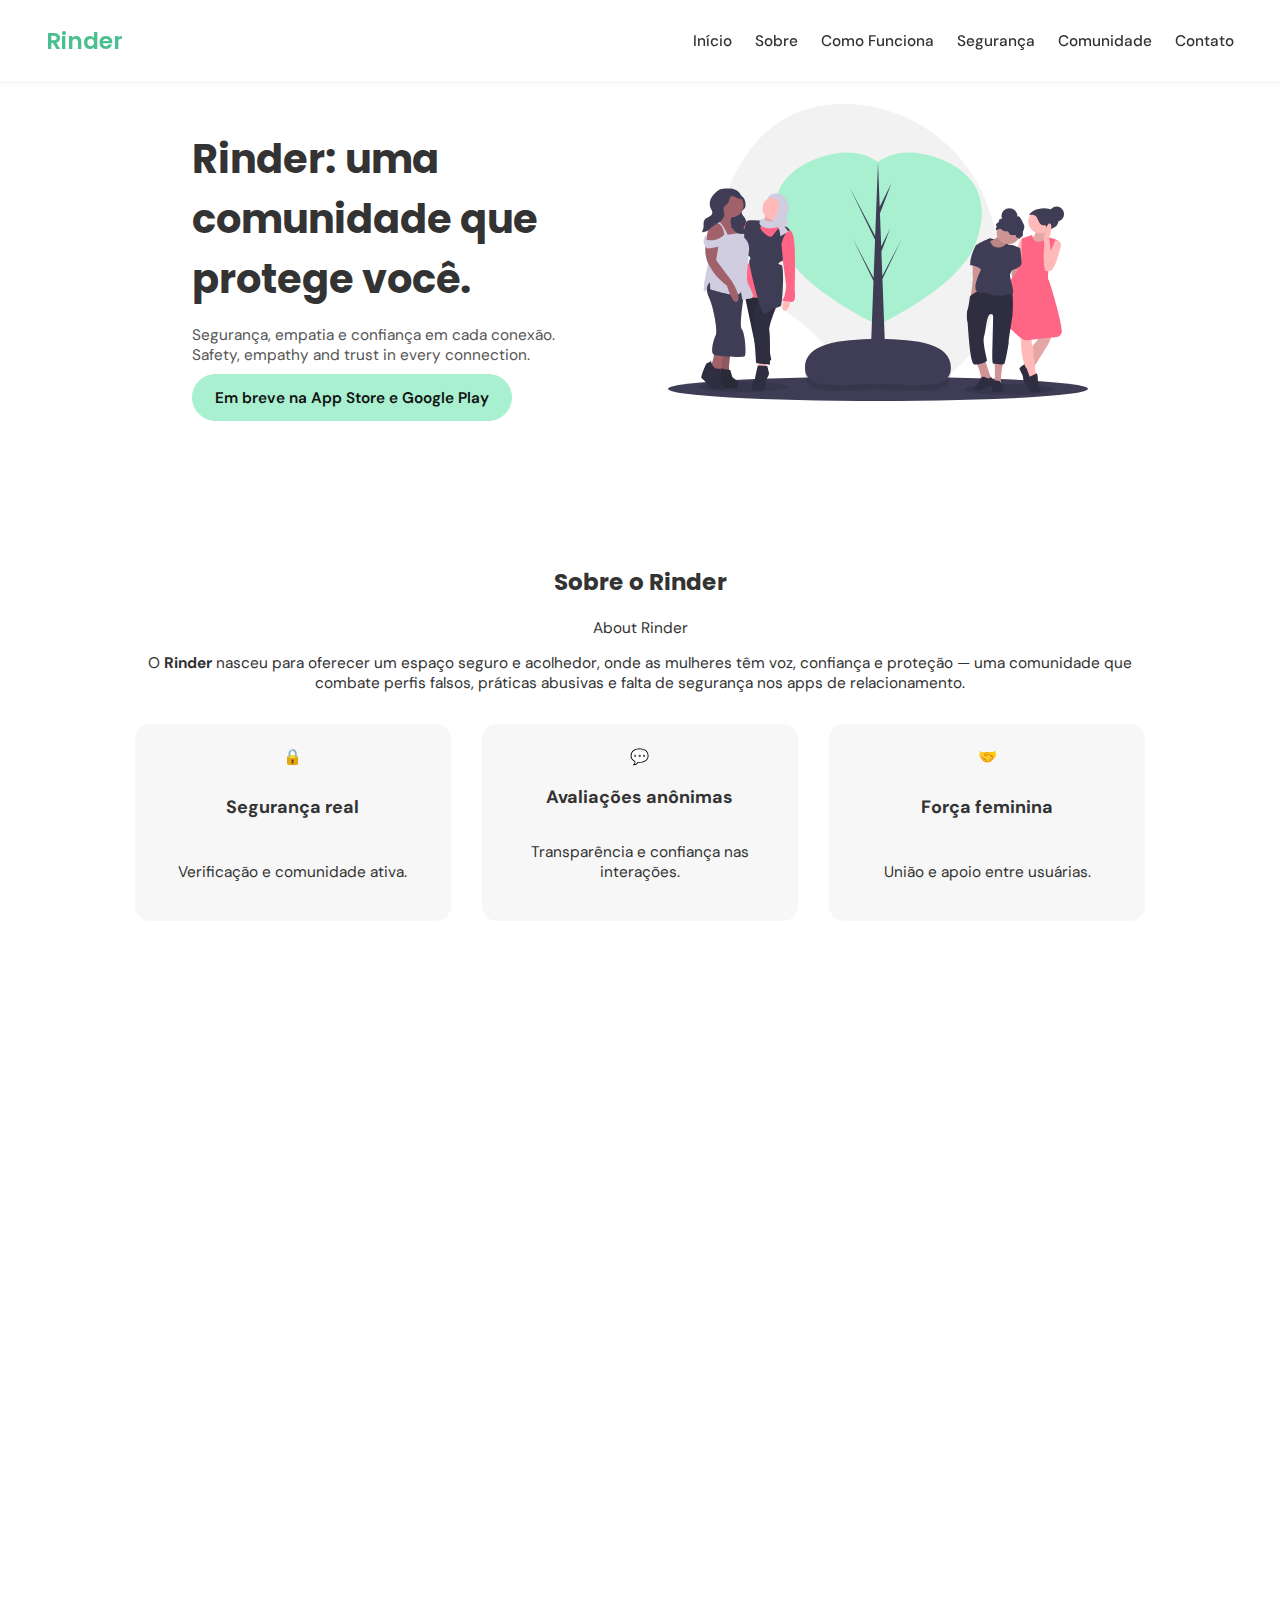
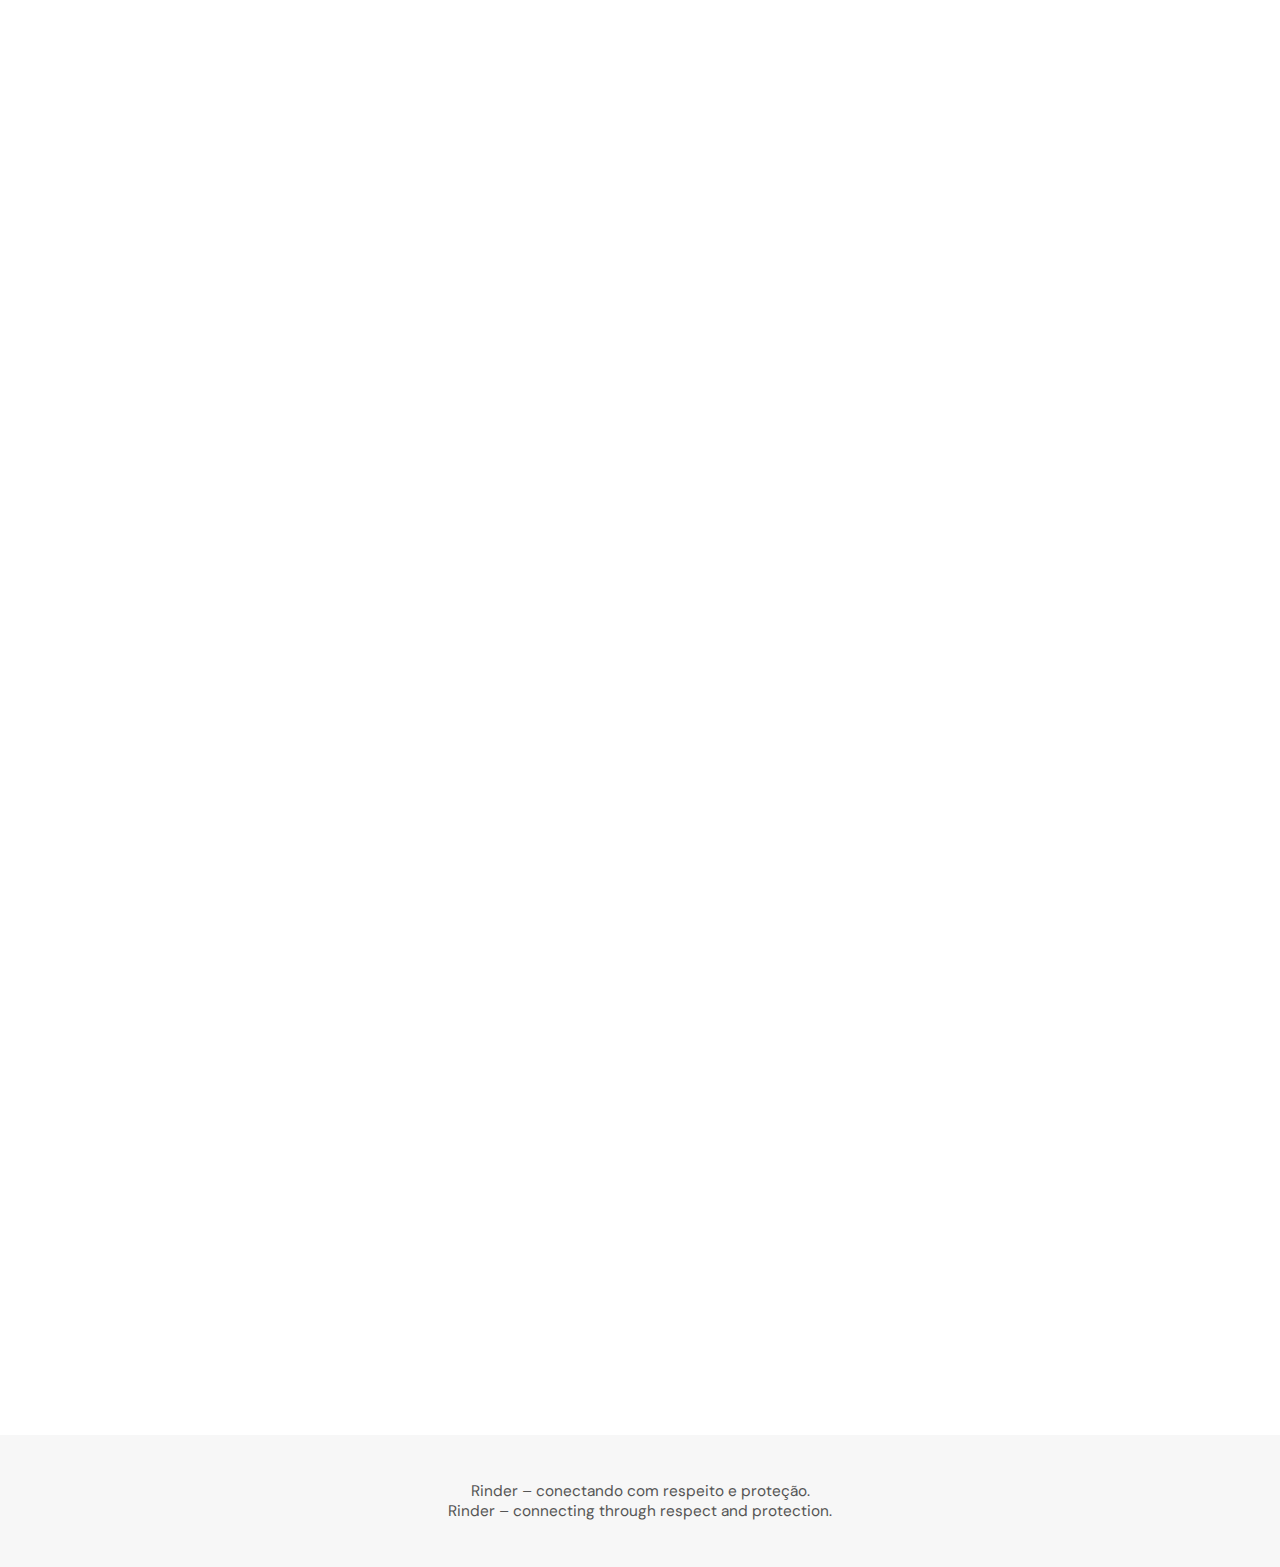
<file: index.html>
<!DOCTYPE html>
<html lang="pt-BR">
<head>
  <meta charset="UTF-8">
  <meta name="viewport" content="width=device-width, initial-scale=1.0">
  <title>Rinder – Comunidade que protege você</title>
  <link rel="stylesheet" href="style.css">
  <link href="https://fonts.googleapis.com/css2?family=Poppins:wght@400;600&family=DM+Sans:wght@400;500&display=swap" rel="stylesheet">
</head>
<body>

  <!-- Cabeçalho -->
  <header id="header">
    <div class="logo">Rinder</div>
    <nav id="nav">
      <ul class="nav-links">
        <li><a href="#inicio">Início</a></li>
        <li><a href="#sobre">Sobre</a></li>
        <li><a href="#como-funciona">Como Funciona</a></li>
        <li><a href="#seguranca">Segurança</a></li>
        <li><a href="#comunidade">Comunidade</a></li>
        <li><a href="#contato">Contato</a></li>
      </ul>
      <div class="menu-toggle" id="menu-toggle">☰</div>
    </nav>
  </header>

  <!-- Hero -->
  <section id="inicio" class="hero fade-in">
    <div class="hero-content">
      <h1>Rinder: uma comunidade que protege você.</h1>
      <p class="subtext">Segurança, empatia e confiança em cada conexão.<br>
      <span class="en">Safety, empathy and trust in every connection.</span></p>
      <a href="#" class="cta">Em breve na App Store e Google Play</a>
    </div>
    <div class="hero-image">
      <img src="img/women.svg" alt="Ilustração hero — comunidade">
      <!-- imagem hero ilustrativa local -->
    </div>
  </section>

  <!-- Sobre -->
  <section id="sobre" class="sobre fade-in">
    <h2>Sobre o Rinder</h2>
    <p class="en">About Rinder</p>
    <p>O <strong>Rinder</strong> nasceu para oferecer um espaço seguro e acolhedor, onde as mulheres têm voz, confiança e proteção — 
      uma comunidade que combate perfis falsos, práticas abusivas e falta de segurança nos apps de relacionamento.</p>

    <div class="features">
      <div class="feature">
        <span>🔒</span>
        <h3>Segurança real</h3>
        <p>Verificação e comunidade ativa.</p>
      </div>
      <div class="feature">
        <span>💬</span>
        <h3>Avaliações anônimas</h3>
        <p>Transparência e confiança nas interações.</p>
      </div>
      <div class="feature">
        <span>🤝</span>
        <h3>Força feminina</h3>
        <p>União e apoio entre usuárias.</p>
      </div>
    </div>
  </section>

  <!-- Como funciona -->
  <section id="como-funciona" class="como-funciona fade-in">
    <h2>Como funciona</h2>
    <p class="en">How it works</p>
    <div class="steps">
      <div class="step"><h3>1. Crie seu perfil</h3><p>Verifique sua identidade com segurança.</p></div>
      <div class="step"><h3>2. Participe da comunidade</h3><p>Compartilhe experiências e conexões seguras.</p></div>
      <div class="step"><h3>3. Avalie seus encontros</h3><p>Ajude outras mulheres a se protegerem.</p></div>
      <div class="step"><h3>4. Fortaleça o espaço seguro</h3><p>Contribua para uma rede confiável.</p></div>
    </div>
  </section>

  <!-- Segurança -->
  <section id="seguranca" class="seguranca fade-in">
    <div class="seguranca-content">
      <h2>Segurança em primeiro lugar</h2>
      <p class="en">Safety first</p>
      <p>A segurança está no centro do Rinder. Cada perfil é verificado, cada relato é ouvido, 
        e cada mulher faz parte de uma rede que se protege.</p>
      <ul>
        <li>✅ Verificação humana e digital</li>
        <li>🛡️ Avaliações anônimas protegidas</li>
        <li>💌 Suporte ativo 24h para denúncias</li>
      </ul>
    </div>
    <div class="seguranca-image">
      <img src="img/seguranca.svg" alt="Segurança digital">
      <!-- imagem ilustrativa local -->
    </div>
  </section>

  <!-- Comunidade -->
  <section id="comunidade" class="comunidade fade-in">
    <h2>Comunidade Rinder</h2>
    <p class="en">Rinder Community</p>
    <p>Mais do que um aplicativo, o Rinder é uma rede de apoio que conecta mulheres de todo o Brasil em um espaço 
      de respeito, empatia e confiança.</p>
  <img src="img/comunidade.svg" alt="Mulheres se apoiando">
  </section>

  <!-- Contato / Convite para o questionário -->
  <section id="contato" class="contato fade-in">
    <h2>Ajude-nos a desenvolver, sua opinião importa</h2>
    <p class="en">Help us build a better product</p>
    <p>Estamos coletando feedback rápido para melhorar o Rinder. Sua resposta leva menos de 2 minutos.</p>
  <a href="formulario.html" class="cta">Responder ao questionário</a>
    <div class="redes" style="margin-top:1rem;">
      <a href="#">Instagram</a> |
      <a href="#">TikTok</a> |
      <a href="#">X/Twitter</a>
    </div>
  </section>

  <!-- Rodapé -->
  <footer>
    <p>Rinder – conectando com respeito e proteção.<br>
    <span class="en">Rinder – connecting through respect and protection.</span></p>
  </footer>

  <script src="script.js"></script>
</body>
</html>
</file>
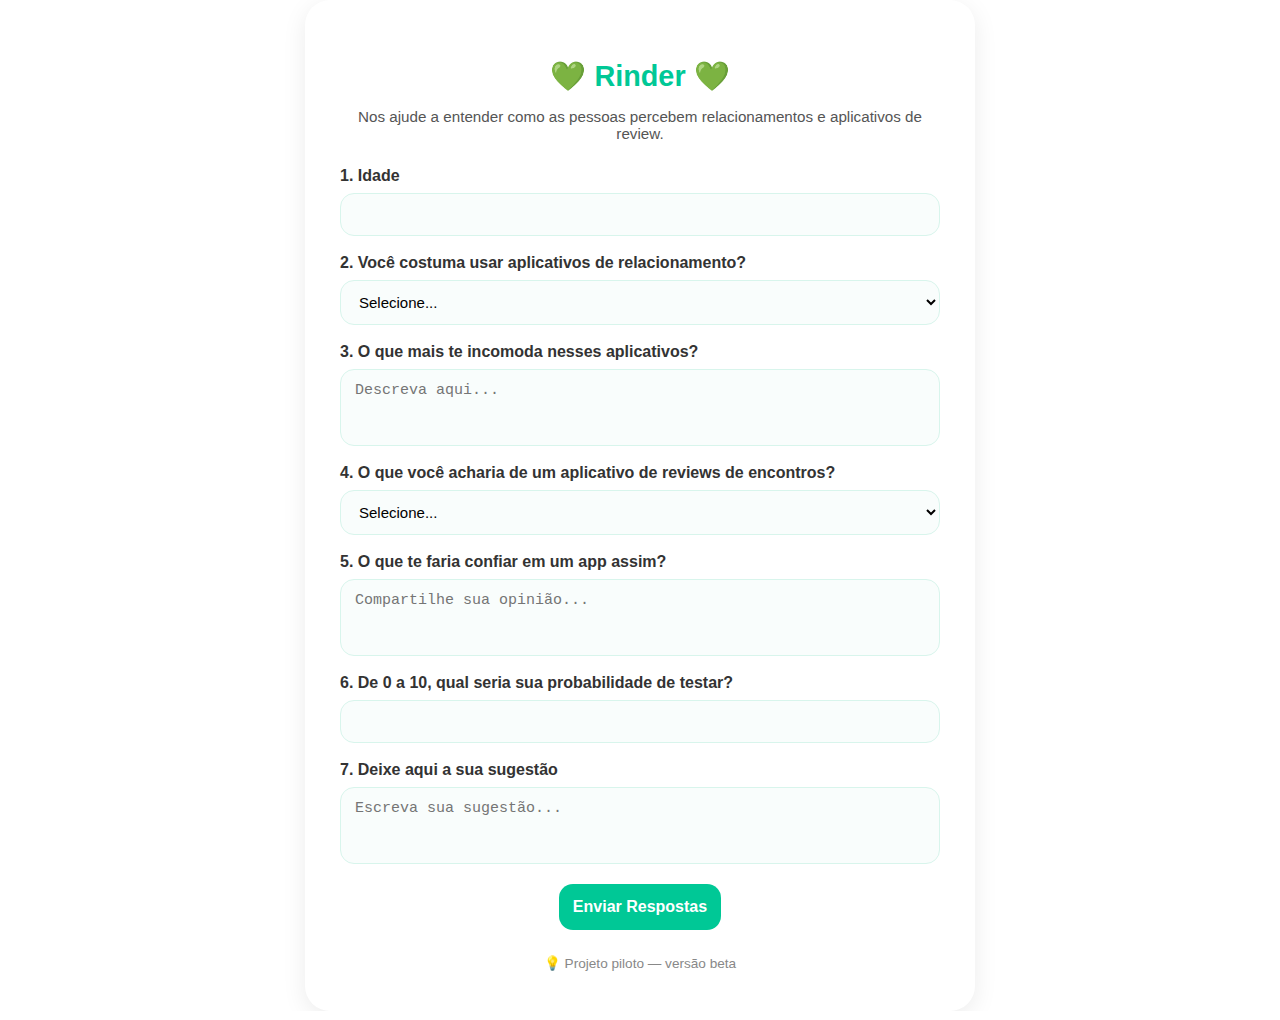
<file: formulario.html>
<!DOCTYPE html>
<html lang="pt-BR">
<head>
  <meta charset="UTF-8" />
  <meta name="viewport" content="width=device-width, initial-scale=1.0" />
  <title>Questionário de Compatibilidade</title>
  <link rel="stylesheet" href="formulario.css" />
</head>
<body>
  <main class="form-container">
    <h1>💚 Rinder 💚 </h1>
    <p class="subtitle">Nos ajude a entender como as pessoas percebem relacionamentos e aplicativos de review.</p>

    <form action="https://formspree.io/f/xyzbvdry" method="POST">
      <div class="form-group">
        <label for="idade">1. Idade</label>
        <input type="number" id="idade" name="idade" required />
      </div>

      <div class="form-group">
        <label for="uso">2. Você costuma usar aplicativos de relacionamento?</label>
        <select id="uso" name="uso-apps" required>
          <option value="">Selecione...</option>
          <option value="frequente">Sim, com frequência</option>
          <option value="as vezes">Às vezes</option>
          <option value="raro">Raramente</option>
          <option value="nunca">Nunca</option>
        </select>
      </div>

      <div class="form-group">
        <label for="incomoda">3. O que mais te incomoda nesses aplicativos?</label>
        <textarea id="incomoda" name="incomoda" rows="3" placeholder="Descreva aqui..."></textarea>
      </div>

      <div class="form-group">
        <label for="opiniao">4. O que você acharia de um aplicativo de reviews de encontros?</label>
        <select id="opiniao" name="opiniao" required>
          <option value="">Selecione...</option>
          <option value="interessante">Achei interessante</option>
          <option value="duvidas">Tenho dúvidas</option>
          <option value="nao gostei">Não gostei</option>
        </select>
      </div>

      <div class="form-group">
        <label for="confianca">5. O que te faria confiar em um app assim?</label>
        <textarea id="confianca" name="confianca" rows="3" placeholder="Compartilhe sua opinião..."></textarea>
      </div>

      <div class="form-group">
        <label for="nota">6. De 0 a 10, qual seria sua probabilidade de testar?</label>
        <input type="number" id="nota" name="nota" min="0" max="10" required />
      </div>

      <div class="form-group">
        <label for="sugestao">7. Deixe aqui a sua sugestão</label>
        <textarea id="sugestao" name="sugestao" rows="3" placeholder="Escreva sua sugestão..."></textarea>
      </div>

      <button type="submit">Enviar Respostas</button>
    </form>

    <footer>💡 Projeto piloto — versão beta</footer>
  </main>
</body>
</html>
</file>
<file: style.css>
body {
  margin: 0;
  font-family: 'DM Sans', sans-serif;
  color: #333;
  background-color: #FFFFFF;
  overflow-x: hidden;
}

/* Variáveis e box-sizing para consistência responsiva */
:root{
  --accent: #4CBF90;
  --accent-cta: #A8F0D0;
  --bg-section: #F7F7F7;
  --text-muted: #555;
  --content-max: 1100px;
}

*, *::before, *::after { box-sizing: border-box; }
html { font-size: clamp(14px, 1.2vw, 16px); }

/* Cabeçalho */
header {
  position: fixed;
  top: 0;
  width: 100%;
  background: #FFFFFF;
  display: flex;
  justify-content: space-between;
  align-items: center;
  padding: 1rem clamp(1rem, 4vw, 3rem);
  box-shadow: 0 2px 5px rgba(0,0,0,0.05);
  z-index: 10;
  transition: all 0.3s ease;
}

header.scrolled {
  background: rgba(255, 255, 255, 0.95);
  box-shadow: 0 3px 8px rgba(0,0,0,0.1);
}

.logo {
  font-family: 'Poppins', sans-serif;
  font-weight: 600;
  font-size: 1.5rem;
  color: #4CBF90;
}

nav {
  position: relative;
}

.nav-links {
  display: flex;
  gap: 1.5rem;
  list-style: none;
}

.nav-links a {
  text-decoration: none;
  color: #333;
  font-weight: 500;
}

.nav-links a:hover {
  color: #4CBF90;
}

.menu-toggle {
  display: none;
  font-size: 1.8rem;
  cursor: pointer;
}

/* Hero */
.hero {
  display: flex;
  flex-wrap: wrap;
  align-items: center;
  justify-content: center;
  padding: clamp(3.5rem, 8vw, 8rem) clamp(1.5rem, 4vw, 3rem) clamp(2.5rem, 6vw, 4rem);
  text-align: left;
}

.hero-content {
  flex: 1 1 320px;
  min-width: 260px;
  max-width: 640px;
}

.hero h1 {
  font-family: 'Poppins', sans-serif;
  font-size: clamp(1.6rem, 3.2vw, 2.6rem);
  margin-bottom: 1rem;
}

.subtext {
  margin-bottom: 1.5rem;
  color: var(--text-muted);
}

.hero-image img {
  width: 100%;
  max-width: 420px; /* slightly smaller to fit nicer on desktop */
}

/* Comunidade: imagem menor e centralizada */
#comunidade img {
  width: 100%;
  max-width: 360px;
  display: block;
  margin: 0.6rem auto 0;
}

/* Botões */
.cta, button {
  background-color: #A8F0D0;
  border: none;
  border-radius: 30px;
  padding: 0.9rem 1.5rem;
  font-weight: 600;
  cursor: pointer;
  text-decoration: none;
  color: #333;
  transition: 0.3s ease;
}

.cta:hover, button:hover {
  background-color: #98FF98;
}

/* Fade-in */
.fade-in {
  opacity: 0;
  transform: translateY(30px);
  transition: all 0.8s ease-out;
}
.fade-in.visible {
  opacity: 1;
  transform: translateY(0);
}

/* Seções */
section {
  padding: clamp(3rem, 6vw, 6rem) clamp(1.25rem, 3.5vw, 3rem);
  text-align: center;
  max-width: var(--content-max);
  margin: 0 auto;
}

h2 {
  font-family: 'Poppins', sans-serif;
}

.features, .steps {
  /* Usar grid responsivo para manter cartões do mesmo tamanho */
  display: grid;
  grid-template-columns: repeat(auto-fit, minmax(220px, 1fr));
  gap: 2rem;
  margin-top: 2rem;
  align-items: stretch;
}

.feature, .step {
  background: var(--bg-section);
  border-radius: 15px;
  padding: 1.5rem;
  /* garantir largura total dentro do grid e altura uniforme */
  width: 100%;
  transition: transform 0.3s;
  display: flex;
  flex-direction: column;
  justify-content: space-between;
  min-height: 160px; /* ajustável se quiser mais compacto */
}
.feature:hover, .step:hover { transform: translateY(-5px); }

/* Segurança */
.seguranca {
  display: flex;
  flex-wrap: wrap;
  align-items: center;
  justify-content: center;
  background: #E9FBF3;
}
.seguranca-content {
  flex: 1;
  min-width: 280px;
  padding: 2rem;
  text-align: left;
}
.seguranca-image img {
  width: 100%;
  max-width: 380px;
}

/* Formulário */
form {
  display: flex;
  flex-direction: column;
  gap: 1rem;
  max-width: 600px;
  margin: 0 auto 2rem;
}
input, textarea {
  padding: 0.9rem 1rem;
  border: 1px solid #ccc;
  border-radius: 10px;
  width: 100%;
}

/* Tornar botões e CTAs mais consistentes e responsivos */
.cta, button {
  background-color: var(--accent-cta);
  border: none;
  border-radius: 30px;
  padding: 0.9rem 1.5rem;
  font-weight: 600;
  cursor: pointer;
  text-decoration: none;
  color: #111;
  transition: 0.22s ease;
}

.cta:hover, button:hover {
  background-color: #92eecb;
}

form button { align-self: center; width: auto; padding: 0.85rem 1.6rem; }

/* Melhor responsividade para tamanhos pequenos */
@media (max-width: 600px) {
  .hero { text-align: center; }
  .hero-content { max-width: 100%; }
  .hero-image { margin-top: 1rem; }
  .features, .steps { gap: 1rem; }
  .feature, .step { max-width: 100%; }
  form { padding: 0 0.5rem; max-width: 100%; }
  form button { width: 100%; }

  /* Reduce hero and community images on small screens */
  .hero-image img { max-width: 260px; }
  #comunidade img { max-width: 220px; }
}

/* Destaque específico para o CTA do questionário */
#contato .cta {
  display: inline-block;
  /* verde menta suave que combina com o tema */
  background: linear-gradient(90deg, var(--accent-cta) 0%, #00c896 100%);
  color: #000; /* texto em preto conforme solicitado */
  padding: 1rem 2rem;
  font-size: 1.1rem; /* levemente maior para melhor leitura */
  font-weight: 700;
  border-radius: 14px;
  box-shadow: 0 10px 26px rgba(0,0,0,0.14);
  text-shadow: none;
  transition: transform 0.18s ease, box-shadow 0.18s ease, opacity 0.18s ease;
}

#contato .cta:hover,
#contato .cta:focus {
  transform: translateY(-4px);
  box-shadow: 0 18px 42px rgba(0,0,0,0.22);
  opacity: 0.98;
}

@media (max-width: 600px) {
  #contato .cta { width: 100%; display: block; padding: 12px 16px; font-size: 1rem; }
}

/* Pulse animation for subtle emphasis (paused on hover/focus) */
@keyframes pulse {
  0% {
    transform: translateY(0) scale(1);
    box-shadow: 0 10px 26px rgba(76,191,144,0.12);
  }
  50% {
    transform: translateY(-2px) scale(1.02);
    box-shadow: 0 18px 38px rgba(76,191,144,0.18);
  }
  100% {
    transform: translateY(0) scale(1);
    box-shadow: 0 10px 26px rgba(76,191,144,0.12);
  }
}

#contato .cta {
  animation: pulse 6s ease-in-out infinite;
  will-change: transform, box-shadow;
}

#contato .cta:hover,
#contato .cta:focus {
  animation-play-state: paused;
}

@media (min-width: 1200px) {
  .hero { padding-left: 8vw; padding-right: 8vw; }
}

/* Footer */
footer {
  background: #F7F7F7;
  padding: 2rem;
  text-align: center;
  color: #555;
}

/* ===== Responsividade ===== */

/* Tablets */
@media (max-width: 1024px) {
  header { padding: 1rem 2rem; }
  .hero { flex-direction: column; text-align: center; }
  .hero-content { max-width: 90%; }
  .seguranca { flex-direction: column; text-align: center; }
}

/* Celulares */
@media (max-width: 600px) {
  .menu-toggle { display: block; }
  .nav-links {
    display: none;
    position: absolute;
    top: 60px;
    right: 0;
    flex-direction: column;
    background: #FFFFFF;
    box-shadow: 0 4px 8px rgba(0,0,0,0.1);
    border-radius: 10px;
    padding: 1rem;
  }
  .nav-links.active { display: flex; }
  section { padding: 4rem 1.5rem; }
  h1 { font-size: 1.8rem; }
  .cta { display: inline-block; }
}
</file>
<file: formulario.css>
/* 🌿 Estilo geral */
body {
  background-color: #ffffff;
  font-family: "Inter", "Poppins", sans-serif;
  color: #222;
  margin: 0;
  padding: 0;
  display: flex;
  justify-content: center;
  align-items: center;
  min-height: 100vh;
}

/* 🧩 Container principal */
.form-container {
  background: #fff;
  width: 90%;
  max-width: 600px;
  padding: 40px 35px;
  border-radius: 25px;
  box-shadow: 0 6px 24px rgba(0, 0, 0, 0.08);
  transition: transform 0.3s ease, box-shadow 0.3s ease;
}

.form-container:hover {
  transform: translateY(-2px);
  box-shadow: 0 10px 28px rgba(0, 0, 0, 0.1);
}

/* 💚 Cabeçalho */
h1 {
  color: #00c896;
  text-align: center;
  font-size: 1.8rem;
  margin-bottom: 10px;
}

.subtitle {
  text-align: center;
  color: #555;
  font-size: 0.95rem;
  margin-bottom: 25px;
}

/* 🧠 Campos do formulário */
.form-group {
  display: flex;
  flex-direction: column;
  margin-bottom: 18px;
}

label {
  font-weight: 600;
  color: #333;
  margin-bottom: 8px;
}

input,
select,
textarea {
  border: 1.8px solid #d8f5ec;
  border-radius: 14px;
  padding: 12px 14px;
  font-size: 15px;
  outline: none;
  background-color: #f9fdfc;
  transition: 0.3s ease;
  resize: none; /* impede redimensionar */
}

/* Foco e hover */
input:focus,
select:focus,
textarea:focus {
  border-color: #00c896;
  background-color: #ffffff;
  box-shadow: 0 0 6px rgba(0, 200, 150, 0.3);
}

/* 🟢 Botão */
button {
  background-color: #00c896;
  color: #fff;
  border: none;
  font-size: 1rem;
  font-weight: 600;
  padding: 14px;
  border-radius: 14px;
  display: block;
  margin: 20px auto 0;
  cursor: pointer;
  transition: all 0.3s ease;
}

button:hover {
  background-color: #00a47c;
  transform: scale(1.02);
}

footer {
  text-align: center;
  margin-top: 25px;
  font-size: 0.85rem;
  color: #888;
}
</file>
